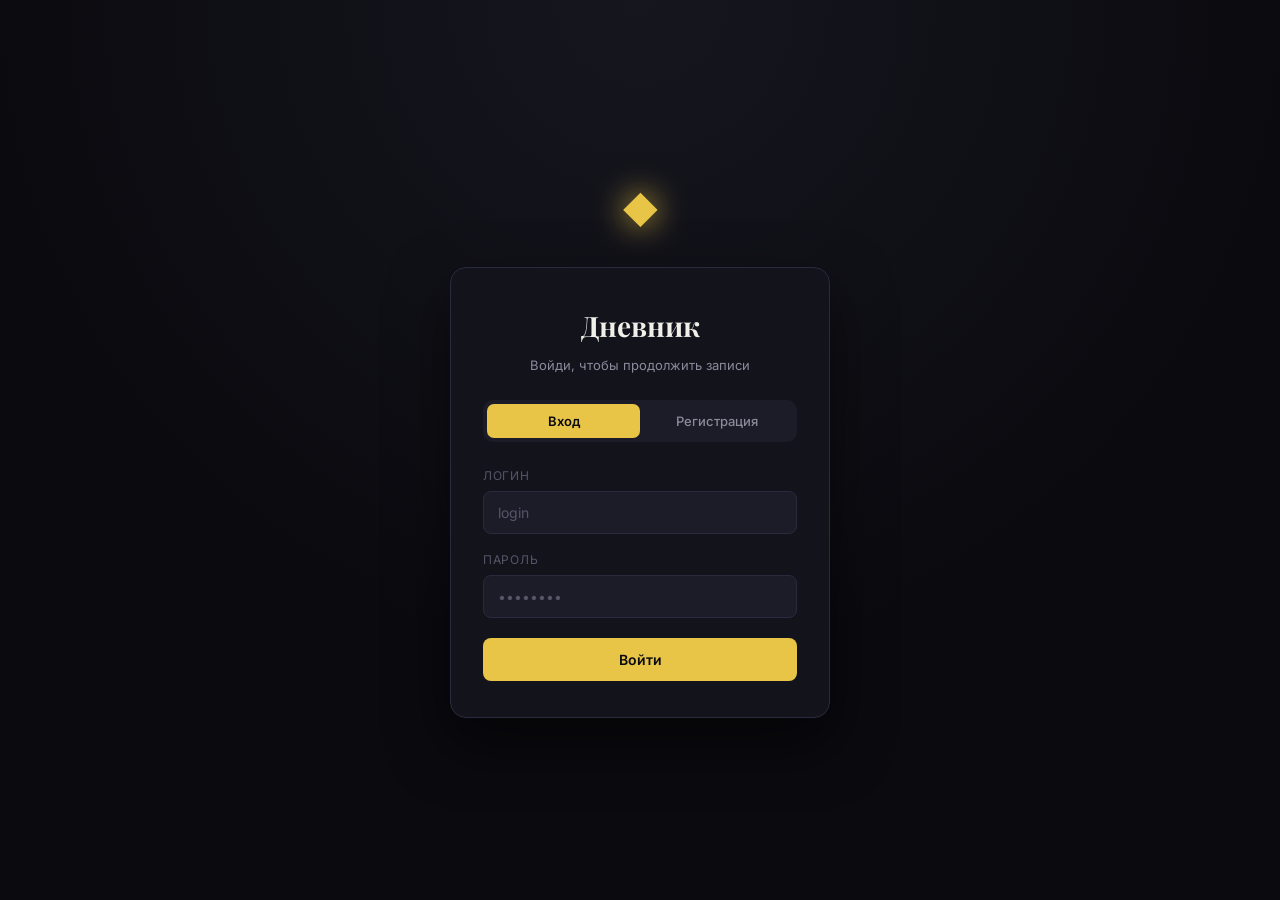
<file: templates/login.html>
<!DOCTYPE html>
<html lang="ru">
<head>
    <meta charset="UTF-8">
    <meta name="viewport" content="width=device-width, initial-scale=1.0">
    <title>Вход — Личный дневник</title>
    <link rel="preconnect" href="https://fonts.googleapis.com">
    <link rel="preconnect" href="https://fonts.gstatic.com" crossorigin>
    <link href="https://fonts.googleapis.com/css2?family=Playfair+Display:ital,wght@0,400;0,600;0,700;1,400&family=Inter:wght@300;400;500;600&display=swap" rel="stylesheet">
    <link rel="stylesheet" href="/static/css/style.css">
    <link rel="stylesheet" href="/static/css/auth.css">
</head>
<body class="auth-body">

<div class="auth-wrapper">
    <div class="auth-decoration">◆</div>

    <div class="auth-card">
        <div class="auth-header">
            <h1 class="auth-title">Дневник</h1>
            <p class="auth-sub" id="auth-tab-label">Войди, чтобы продолжить записи</p>
        </div>

        <div class="auth-tabs">
            <button class="auth-tab active" data-tab="login">Вход</button>
            <button class="auth-tab" data-tab="register">Регистрация</button>
        </div>

        <form class="auth-form" id="auth-form">
            <div class="auth-field">
                <label class="auth-label">Логин</label>
                <input type="text" id="auth-username" class="auth-input" placeholder="login" autocomplete="username" required>
            </div>
            <div class="auth-field">
                <label class="auth-label">Пароль</label>
                <input type="password" id="auth-password" class="auth-input" placeholder="••••••••" autocomplete="current-password" required>
            </div>

            <div class="auth-error" id="auth-error" style="display:none"></div>

            <button type="submit" class="auth-submit" id="auth-submit">Войти</button>
        </form>
    </div>
</div>

<script src="/static/js/auth.js"></script>
</body>
</html>
</file>
<file: static/css/style.css>
/* =============================================
   ЛИЧНЫЙ ДНЕВНИК — Premium Dark Design
   ============================================= */

*, *::before, *::after { box-sizing: border-box; margin: 0; padding: 0; }

:root {
    --bg:        #0A0A0F;
    --surface:   #13131C;
    --surface2:  #1C1C28;
    --surface3:  #252535;
    --border:    #2A2A3E;
    --border2:   #3A3A50;
    --gold:      #E8C547;
    --gold-dim:  #A88C2A;
    --gold-glow: rgba(232, 197, 71, 0.15);
    --text:      #F0EFE8;
    --text-muted: #8A8A9A;
    --text-dim:  #555568;
    --red:       #E05555;
    --green:     #4ECB71;
    --font-display: 'Playfair Display', Georgia, serif;
    --font-body:    'Inter', system-ui, sans-serif;
    --radius:    10px;
    --transition: 0.2s cubic-bezier(0.4, 0, 0.2, 1);
}

html, body {
    height: 100%;
    background: var(--bg);
    color: var(--text);
    font-family: var(--font-body);
    font-size: 15px;
    line-height: 1.6;
    -webkit-font-smoothing: antialiased;
    overflow: hidden;
}

/* ── LAYOUT ─────────────────────────────────── */
.app-wrapper {
    display: flex;
    height: 100vh;
    width: 100vw;
    overflow: hidden;
}

/* ── SIDEBAR ─────────────────────────────────── */
.sidebar {
    width: 320px;
    min-width: 320px;
    background: var(--surface);
    border-right: 1px solid var(--border);
    display: flex;
    flex-direction: column;
    overflow: hidden;
}

.sidebar-header {
    padding: 24px 24px 20px;
    border-bottom: 1px solid var(--border);
}

.logo {
    display: flex;
    align-items: center;
    gap: 12px;
}

.logo-icon {
    color: var(--gold);
    font-size: 22px;
    line-height: 1;
    filter: drop-shadow(0 0 8px var(--gold));
}

.logo-text {
    display: flex;
    flex-direction: column;
}

.logo-title {
    font-family: var(--font-display);
    font-size: 20px;
    font-weight: 600;
    color: var(--text);
    letter-spacing: 0.02em;
}

.logo-sub {
    font-size: 11px;
    color: var(--text-dim);
    text-transform: uppercase;
    letter-spacing: 0.1em;
    margin-top: 1px;
}

/* Stats */
.sidebar-stats {
    display: flex;
    align-items: center;
    gap: 0;
    padding: 16px 24px;
    border-bottom: 1px solid var(--border);
}

.stat-item {
    display: flex;
    flex-direction: column;
    flex: 1;
}

.stat-num {
    font-family: var(--font-display);
    font-size: 26px;
    font-weight: 700;
    color: var(--gold);
    line-height: 1;
}

.stat-label {
    font-size: 11px;
    color: var(--text-dim);
    text-transform: uppercase;
    letter-spacing: 0.08em;
    margin-top: 3px;
}

.stat-divider {
    width: 1px;
    height: 36px;
    background: var(--border);
    margin: 0 20px;
}

/* New button */
.btn-new {
    margin: 16px 16px 0;
    padding: 13px 20px;
    background: var(--gold);
    color: #0A0A0F;
    border: none;
    border-radius: var(--radius);
    font-family: var(--font-body);
    font-size: 14px;
    font-weight: 600;
    cursor: pointer;
    display: flex;
    align-items: center;
    gap: 8px;
    transition: var(--transition);
    letter-spacing: 0.02em;
}

.btn-new:hover {
    background: #F0D060;
    transform: translateY(-1px);
    box-shadow: 0 4px 20px var(--gold-glow);
}

.btn-new-icon {
    font-size: 20px;
    font-weight: 300;
    line-height: 1;
}

/* Controls */
.sidebar-controls {
    padding: 16px 16px 8px;
    display: flex;
    flex-direction: column;
    gap: 10px;
}

.search-wrap {
    position: relative;
    display: flex;
    align-items: center;
}

.search-icon {
    position: absolute;
    left: 12px;
    color: var(--text-dim);
    font-size: 16px;
    pointer-events: none;
}

.search-input {
    width: 100%;
    padding: 10px 36px 10px 36px;
    background: var(--surface2);
    border: 1px solid var(--border);
    border-radius: 8px;
    color: var(--text);
    font-family: var(--font-body);
    font-size: 13px;
    outline: none;
    transition: var(--transition);
}

.search-input::placeholder { color: var(--text-dim); }

.search-input:focus {
    border-color: var(--gold-dim);
    background: var(--surface3);
}

.search-clear {
    position: absolute;
    right: 10px;
    background: none;
    border: none;
    color: var(--text-dim);
    font-size: 18px;
    cursor: pointer;
    padding: 2px 4px;
    line-height: 1;
    transition: var(--transition);
}
.search-clear:hover { color: var(--text); }

.sort-wrap {
    display: flex;
    align-items: center;
    gap: 10px;
}

.sort-label {
    font-size: 12px;
    color: var(--text-dim);
    white-space: nowrap;
}

.sort-btns {
    display: flex;
    gap: 4px;
}

.sort-btn {
    padding: 5px 12px;
    background: transparent;
    border: 1px solid var(--border);
    border-radius: 6px;
    color: var(--text-muted);
    font-size: 12px;
    cursor: pointer;
    transition: var(--transition);
}

.sort-btn:hover { border-color: var(--border2); color: var(--text); }

.sort-btn.active {
    background: var(--surface3);
    border-color: var(--gold-dim);
    color: var(--gold);
}

/* Notes list */
.notes-list {
    flex: 1;
    overflow-y: auto;
    padding: 8px 8px 16px;
}

.notes-list::-webkit-scrollbar { width: 4px; }
.notes-list::-webkit-scrollbar-track { background: transparent; }
.notes-list::-webkit-scrollbar-thumb { background: var(--border2); border-radius: 2px; }

.note-card {
    padding: 14px 16px;
    border-radius: 8px;
    cursor: pointer;
    transition: var(--transition);
    border: 1px solid transparent;
    position: relative;
    margin-bottom: 4px;
    overflow: hidden;
}

.note-card::before {
    content: '';
    position: absolute;
    left: 0; top: 0; bottom: 0;
    width: 3px;
    background: var(--gold);
    border-radius: 0 2px 2px 0;
    opacity: 0;
    transition: var(--transition);
}

.note-card:hover {
    background: var(--surface2);
    border-color: var(--border);
}

.note-card:hover::before { opacity: 0.6; }

.note-card.active {
    background: var(--surface2);
    border-color: var(--border2);
}

.note-card.active::before { opacity: 1; }

.note-card-title {
    font-size: 14px;
    font-weight: 500;
    color: var(--text);
    white-space: nowrap;
    overflow: hidden;
    text-overflow: ellipsis;
    margin-bottom: 4px;
}

.note-card-preview {
    font-size: 12px;
    color: var(--text-muted);
    white-space: nowrap;
    overflow: hidden;
    text-overflow: ellipsis;
    line-height: 1.4;
}

.note-card-footer {
    display: flex;
    align-items: center;
    justify-content: space-between;
    margin-top: 8px;
}

.note-card-date {
    font-size: 11px;
    color: var(--text-dim);
    font-variant-numeric: tabular-nums;
}

.note-card-mood {
    font-size: 13px;
}

.empty-state-sidebar {
    padding: 32px 16px;
    text-align: center;
    color: var(--text-dim);
    font-size: 13px;
}

/* ── MAIN AREA ─────────────────────────────────── */
.main-area {
    flex: 1;
    overflow: hidden;
    position: relative;
    background: var(--bg);
}

/* Welcome */
.welcome-screen {
    height: 100%;
    display: flex;
    align-items: center;
    justify-content: center;
}

.welcome-content {
    text-align: center;
    max-width: 420px;
    padding: 40px;
    animation: fadeInUp 0.5s ease;
}

.welcome-decoration {
    font-size: 48px;
    color: var(--gold);
    filter: drop-shadow(0 0 20px var(--gold));
    margin-bottom: 24px;
    animation: pulse 3s ease infinite;
}

@keyframes pulse {
    0%, 100% { opacity: 0.8; filter: drop-shadow(0 0 12px var(--gold)); }
    50% { opacity: 1; filter: drop-shadow(0 0 24px var(--gold)); }
}

.welcome-title {
    font-family: var(--font-display);
    font-size: 42px;
    font-weight: 600;
    line-height: 1.2;
    color: var(--text);
    margin-bottom: 16px;
}

.welcome-title em {
    color: var(--gold);
    font-style: italic;
}

.welcome-sub {
    color: var(--text-muted);
    font-size: 15px;
    margin-bottom: 32px;
}

.btn-welcome {
    padding: 14px 32px;
    background: transparent;
    border: 1px solid var(--gold);
    border-radius: var(--radius);
    color: var(--gold);
    font-family: var(--font-body);
    font-size: 14px;
    font-weight: 500;
    cursor: pointer;
    transition: var(--transition);
    letter-spacing: 0.05em;
}

.btn-welcome:hover {
    background: var(--gold-glow);
    box-shadow: 0 0 30px var(--gold-glow);
}

/* Note View */
.note-view {
    height: 100%;
    display: flex;
    flex-direction: column;
    animation: fadeInUp 0.3s ease;
}

.note-toolbar {
    padding: 20px 40px;
    display: flex;
    align-items: center;
    justify-content: space-between;
    border-bottom: 1px solid var(--border);
    background: var(--surface);
}

.note-meta-top {
    display: flex;
    align-items: center;
    gap: 16px;
}

.note-date-display {
    font-size: 13px;
    color: var(--text-dim);
    font-variant-numeric: tabular-nums;
}

.note-mood-badge {
    font-size: 18px;
}

.note-actions {
    display: flex;
    gap: 8px;
}

.action-btn {
    display: flex;
    align-items: center;
    gap: 6px;
    padding: 8px 16px;
    border-radius: 8px;
    font-family: var(--font-body);
    font-size: 13px;
    font-weight: 500;
    cursor: pointer;
    transition: var(--transition);
    border: 1px solid var(--border);
}

.edit-btn {
    background: var(--surface2);
    color: var(--text-muted);
}

.edit-btn:hover {
    background: var(--surface3);
    border-color: var(--gold-dim);
    color: var(--gold);
}

.delete-btn {
    background: transparent;
    color: var(--text-dim);
}

.delete-btn:hover {
    background: rgba(224, 85, 85, 0.1);
    border-color: var(--red);
    color: var(--red);
}

.save-btn {
    background: var(--gold);
    color: #0A0A0F;
    border-color: var(--gold);
    font-weight: 600;
}

.save-btn:hover {
    background: #F0D060;
    box-shadow: 0 4px 16px var(--gold-glow);
}

.cancel-btn {
    background: transparent;
    color: var(--text-muted);
}

.cancel-btn:hover {
    background: var(--surface2);
    color: var(--text);
}

.note-content-area {
    flex: 1;
    overflow-y: auto;
    padding: 48px 64px;
}

.note-content-area::-webkit-scrollbar { width: 6px; }
.note-content-area::-webkit-scrollbar-track { background: transparent; }
.note-content-area::-webkit-scrollbar-thumb { background: var(--border2); border-radius: 3px; }

.note-title-display {
    font-family: var(--font-display);
    font-size: 40px;
    font-weight: 700;
    color: var(--text);
    line-height: 1.2;
    margin-bottom: 16px;
    letter-spacing: -0.01em;
}

.note-tags-display {
    display: flex;
    flex-wrap: wrap;
    gap: 6px;
    margin-bottom: 32px;
}

.tag-chip {
    padding: 3px 10px;
    background: var(--surface2);
    border: 1px solid var(--border);
    border-radius: 20px;
    font-size: 12px;
    color: var(--text-muted);
}

.note-body-display {
    font-family: var(--font-body);
    font-size: 16px;
    line-height: 1.85;
    color: var(--text);
    white-space: pre-wrap;
    word-wrap: break-word;
}

/* ── EDITOR ─────────────────────────────────── */
.note-editor {
    height: 100%;
    display: flex;
    flex-direction: column;
    animation: fadeInUp 0.3s ease;
}

.editor-toolbar {
    padding: 20px 40px;
    display: flex;
    align-items: center;
    justify-content: space-between;
    border-bottom: 1px solid var(--border);
    background: var(--surface);
}

.editor-mode-label {
    font-size: 13px;
    color: var(--text-dim);
    text-transform: uppercase;
    letter-spacing: 0.1em;
}

.editor-actions {
    display: flex;
    gap: 8px;
}

.editor-body {
    flex: 1;
    display: flex;
    flex-direction: column;
    padding: 32px 64px 24px;
    overflow-y: auto;
    gap: 0;
}

.editor-body::-webkit-scrollbar { width: 6px; }
.editor-body::-webkit-scrollbar-track { background: transparent; }
.editor-body::-webkit-scrollbar-thumb { background: var(--border2); border-radius: 3px; }

.editor-title-input {
    background: transparent;
    border: none;
    border-bottom: 1px solid var(--border);
    color: var(--text);
    font-family: var(--font-display);
    font-size: 36px;
    font-weight: 600;
    padding: 0 0 16px;
    margin-bottom: 20px;
    outline: none;
    transition: var(--transition);
    width: 100%;
}

.editor-title-input::placeholder { color: var(--text-dim); }

.editor-title-input:focus {
    border-bottom-color: var(--gold-dim);
}

.editor-meta-row {
    display: flex;
    align-items: center;
    gap: 32px;
    padding: 12px 0;
    border-bottom: 1px solid var(--border);
    margin-bottom: 24px;
    flex-wrap: wrap;
}

.meta-label {
    font-size: 12px;
    color: var(--text-dim);
    text-transform: uppercase;
    letter-spacing: 0.08em;
    margin-right: 8px;
}

.mood-select-wrap, .tags-wrap {
    display: flex;
    align-items: center;
}

.mood-options {
    display: flex;
    gap: 4px;
}

.mood-btn {
    padding: 4px 6px;
    background: transparent;
    border: 1px solid transparent;
    border-radius: 6px;
    font-size: 18px;
    cursor: pointer;
    transition: var(--transition);
    line-height: 1;
}

.mood-btn:hover {
    background: var(--surface2);
    border-color: var(--border);
    transform: scale(1.15);
}

.mood-btn.active {
    background: var(--surface2);
    border-color: var(--gold-dim);
    transform: scale(1.1);
}

.tags-input {
    background: transparent;
    border: 1px solid var(--border);
    border-radius: 6px;
    color: var(--text);
    font-family: var(--font-body);
    font-size: 13px;
    padding: 6px 12px;
    outline: none;
    width: 220px;
    transition: var(--transition);
}

.tags-input::placeholder { color: var(--text-dim); }
.tags-input:focus { border-color: var(--gold-dim); }

.editor-textarea {
    flex: 1;
    min-height: 300px;
    background: transparent;
    border: none;
    color: var(--text);
    font-family: var(--font-body);
    font-size: 16px;
    line-height: 1.85;
    resize: none;
    outline: none;
    width: 100%;
}

.editor-textarea::placeholder { color: var(--text-dim); }

.editor-footer {
    padding-top: 16px;
    border-top: 1px solid var(--border);
    margin-top: 16px;
    display: flex;
    justify-content: flex-end;
}

.char-count {
    font-size: 12px;
    color: var(--text-dim);
}

/* ── MODAL ─────────────────────────────────── */
.modal-overlay {
    position: fixed;
    inset: 0;
    background: rgba(0, 0, 0, 0.7);
    display: flex;
    align-items: center;
    justify-content: center;
    z-index: 1000;
    backdrop-filter: blur(4px);
    animation: fadeIn 0.2s ease;
}

.modal {
    background: var(--surface2);
    border: 1px solid var(--border2);
    border-radius: 14px;
    padding: 40px;
    max-width: 360px;
    width: 90%;
    text-align: center;
    animation: scaleIn 0.2s ease;
}

.modal-icon {
    font-size: 32px;
    color: var(--red);
    margin-bottom: 16px;
}

.modal-title {
    font-family: var(--font-display);
    font-size: 22px;
    font-weight: 600;
    margin-bottom: 10px;
    color: var(--text);
}

.modal-text {
    font-size: 14px;
    color: var(--text-muted);
    margin-bottom: 28px;
    line-height: 1.6;
}

.modal-btns {
    display: flex;
    gap: 10px;
    justify-content: center;
}

.modal-btn {
    padding: 11px 28px;
    border-radius: 8px;
    font-family: var(--font-body);
    font-size: 14px;
    font-weight: 500;
    cursor: pointer;
    transition: var(--transition);
    border: 1px solid var(--border);
}

.modal-btn.cancel {
    background: var(--surface3);
    color: var(--text-muted);
}

.modal-btn.cancel:hover {
    background: var(--surface);
    color: var(--text);
}

.modal-btn.confirm {
    background: var(--red);
    border-color: var(--red);
    color: white;
}

.modal-btn.confirm:hover {
    background: #F06060;
    box-shadow: 0 4px 16px rgba(224, 85, 85, 0.3);
}

/* ── TOAST ─────────────────────────────────── */
.toast {
    position: fixed;
    bottom: 32px;
    right: 32px;
    padding: 14px 22px;
    background: var(--surface2);
    border: 1px solid var(--border2);
    border-radius: 10px;
    font-size: 14px;
    color: var(--text);
    z-index: 2000;
    opacity: 0;
    transform: translateY(12px);
    transition: opacity 0.25s ease, transform 0.25s ease;
    pointer-events: none;
    box-shadow: 0 8px 32px rgba(0,0,0,0.4);
}

.toast.show {
    opacity: 1;
    transform: translateY(0);
}

.toast.success { border-left: 3px solid var(--green); }
.toast.error   { border-left: 3px solid var(--red); }
.toast.info    { border-left: 3px solid var(--gold); }

/* ── HIGHLIGHT ─────────────────────────────── */
mark {
    background: rgba(232, 197, 71, 0.25);
    color: var(--gold);
    border-radius: 2px;
    padding: 0 2px;
}

/* ── ANIMATIONS ─────────────────────────────── */
@keyframes fadeIn { from { opacity: 0; } to { opacity: 1; } }
@keyframes fadeInUp {
    from { opacity: 0; transform: translateY(16px); }
    to   { opacity: 1; transform: translateY(0); }
}
@keyframes scaleIn {
    from { opacity: 0; transform: scale(0.94); }
    to   { opacity: 1; transform: scale(1); }
}

/* ── SCROLLBAR GLOBAL ─────────────────────────── */
::-webkit-scrollbar { width: 6px; height: 6px; }
::-webkit-scrollbar-track { background: transparent; }
::-webkit-scrollbar-thumb { background: var(--border2); border-radius: 3px; }
</file>
<file: static/css/auth.css>
/* ── AUTH PAGE ─────────────────────────────────── */

.auth-body {
    overflow: auto;
    height: auto;
}

.auth-wrapper {
    min-height: 100vh;
    display: flex;
    flex-direction: column;
    align-items: center;
    justify-content: center;
    padding: 24px;
    background: radial-gradient(circle at 50% 0%, #16161F 0%, var(--bg) 60%);
}

.auth-decoration {
    font-size: 36px;
    color: var(--gold);
    filter: drop-shadow(0 0 16px var(--gold));
    margin-bottom: 28px;
    animation: pulse 3s ease infinite;
}

.auth-card {
    width: 100%;
    max-width: 380px;
    background: var(--surface);
    border: 1px solid var(--border);
    border-radius: 16px;
    padding: 36px 32px;
    box-shadow: 0 24px 60px rgba(0,0,0,0.5);
    animation: fadeInUp 0.4s ease;
}

.auth-header {
    text-align: center;
    margin-bottom: 24px;
}

.auth-title {
    font-family: var(--font-display);
    font-size: 28px;
    font-weight: 700;
    color: var(--text);
    margin-bottom: 6px;
}

.auth-sub {
    font-size: 13px;
    color: var(--text-muted);
}

.auth-tabs {
    display: flex;
    background: var(--surface2);
    border-radius: 10px;
    padding: 4px;
    margin-bottom: 24px;
}

.auth-tab {
    flex: 1;
    padding: 9px 0;
    background: transparent;
    border: none;
    border-radius: 7px;
    color: var(--text-muted);
    font-family: var(--font-body);
    font-size: 13px;
    font-weight: 500;
    cursor: pointer;
    transition: var(--transition);
}

.auth-tab.active {
    background: var(--gold);
    color: #0A0A0F;
    font-weight: 600;
}

.auth-form {
    display: flex;
    flex-direction: column;
    gap: 16px;
}

.auth-field {
    display: flex;
    flex-direction: column;
    gap: 6px;
}

.auth-label {
    font-size: 12px;
    color: var(--text-dim);
    text-transform: uppercase;
    letter-spacing: 0.06em;
}

.auth-input {
    padding: 12px 14px;
    background: var(--surface2);
    border: 1px solid var(--border);
    border-radius: 8px;
    color: var(--text);
    font-family: var(--font-body);
    font-size: 14px;
    outline: none;
    transition: var(--transition);
}

.auth-input::placeholder { color: var(--text-dim); }

.auth-input:focus {
    border-color: var(--gold-dim);
    background: var(--surface3);
}

.auth-error {
    padding: 10px 14px;
    background: rgba(224, 85, 85, 0.1);
    border: 1px solid rgba(224, 85, 85, 0.3);
    border-radius: 8px;
    color: var(--red);
    font-size: 13px;
}

.auth-submit {
    padding: 13px;
    background: var(--gold);
    color: #0A0A0F;
    border: none;
    border-radius: 8px;
    font-family: var(--font-body);
    font-size: 14px;
    font-weight: 600;
    cursor: pointer;
    transition: var(--transition);
    margin-top: 4px;
}

.auth-submit:hover {
    background: #F0D060;
    box-shadow: 0 4px 20px var(--gold-glow);
}

.auth-submit:disabled {
    opacity: 0.6;
    cursor: not-allowed;
}
</file>
